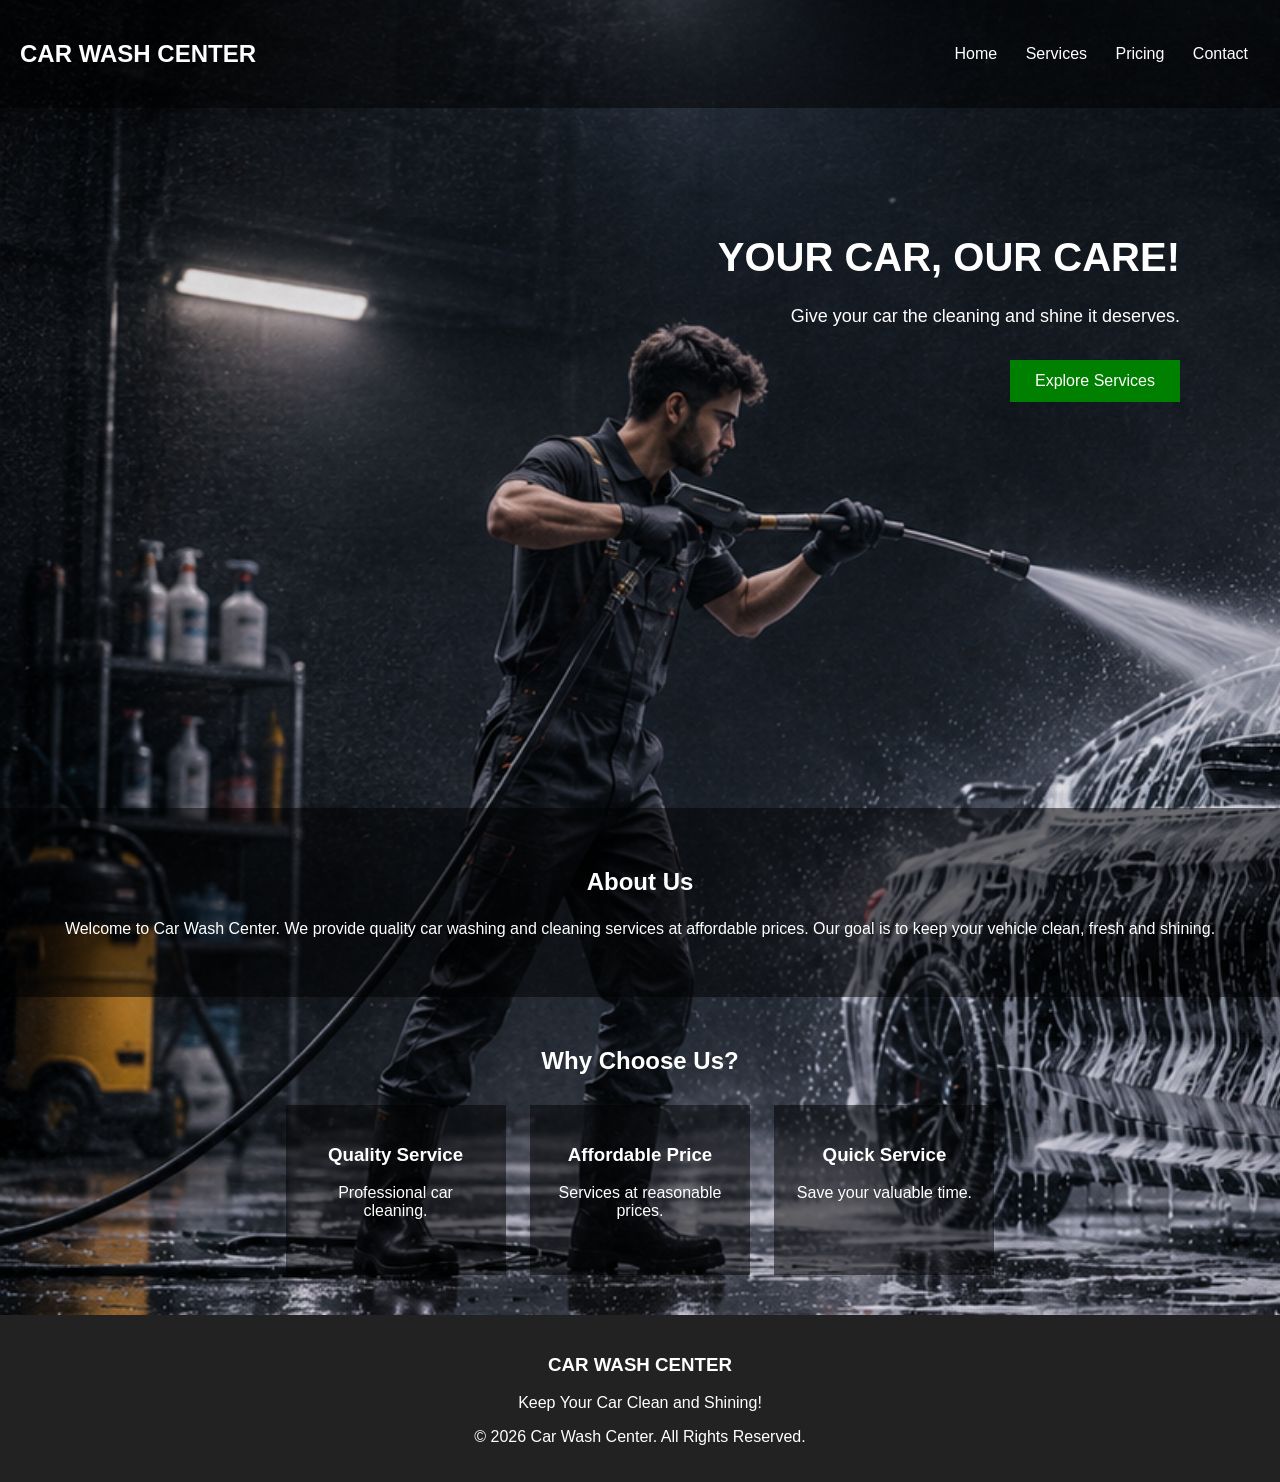
<file: index.html>
<!DOCTYPE html>
<html>
<head>
    <title>Car Wash Center</title>

    <style>
        body {
            margin: 0px;
            font-family: Arial;
            background-color: #f4f4f4;
            background-image: url("carwashing.png");
            background-size: cover;
            width:100%;
            
        }

        

        header {
            
            background-color: rgba(0, 0, 0, 0.5);
            color: white;
            padding: 20px;
            display: flex;
            justify-content: space-between;
            align-items: center;
        }

        nav a {
            color: white;
            text-decoration: none;
            margin: 12px;
        }

        nav a:hover {
            color: lightgreen;
        }

        

        .home {
            
            background-size: cover;
            background-position: center;
            height: 450px;
            text-align:right;
            
            color: white;
            padding-top: 100px;
            box-sizing: border-box;
        }

        .home h1 {
            font-size: 40px;
            padding-right: 100px;
        }

        .home p {
            font-size: 18px;
            padding-right: 100px;
        }

        .home a {
            background-color: green;
            color: white;
            padding: 12px 25px;
            text-decoration: none;
            display: inline-block;
            margin-top: 15px;
            margin-right: 100px;
            
            
        }

        

        .about {
            text-align: center;
            margin-top: 250px;
            padding: 40px;
            
            background-color: rgba(0, 0, 0, 0.5);
            color: white;

        }

        .about p {
            line-height: 1.6;
        }

        

        .features {
            text-align: center;
            padding: 30px;
            color: white;
        }

        .features div {
            display: inline-block;
            vertical-align: top;
            background-color: rgba(0, 0, 0, 0.5);
            padding: 20px;
            margin: 10px;
            width: 180px;
            height: 130px;
            
        }

       

        footer {
            background-color: #222;
            color: white;
            text-align: center;
            padding: 20px;
        }

    </style>
</head>

<body>

    

    <header>

        <h2>CAR WASH CENTER</h2>

        <nav>
            <a href="index.html">Home</a>
            <a href="services.html">Services</a>
            <a href="pricing.html">Pricing</a>
            <a href="contact.html">Contact</a>
        </nav>

    </header>


    

    <div class="home">

        <h1>YOUR CAR, OUR CARE!</h1>

        <p>Give your car the cleaning and shine it deserves.</p>

        <a href="services.html">Explore Services</a>

    </div>


    

    <div class="about">

        <h2>About Us</h2>

        <p>
            Welcome to Car Wash Center. We provide quality
            car washing and cleaning services at affordable
            prices. Our goal is to keep your vehicle clean,
            fresh and shining.
        </p>

    </div>


    

    <div class="features">

        <h2>Why Choose Us?</h2>

        <div>
            <h3>Quality Service</h3>
            <p>Professional car cleaning.</p>
        </div>

        <div>
            <h3>Affordable Price</h3>
            <p>Services at reasonable prices.</p>
        </div>

        <div>
            <h3>Quick Service</h3>
            <p>Save your valuable time.</p>
        </div>

    </div>


    <!-- Footer -->

    <footer>

        <h3>CAR WASH CENTER</h3>

        <p>Keep Your Car Clean and Shining!</p>

        <p>© 2026 Car Wash Center. All Rights Reserved.</p>

    </footer>

</body>
</html>
</file>
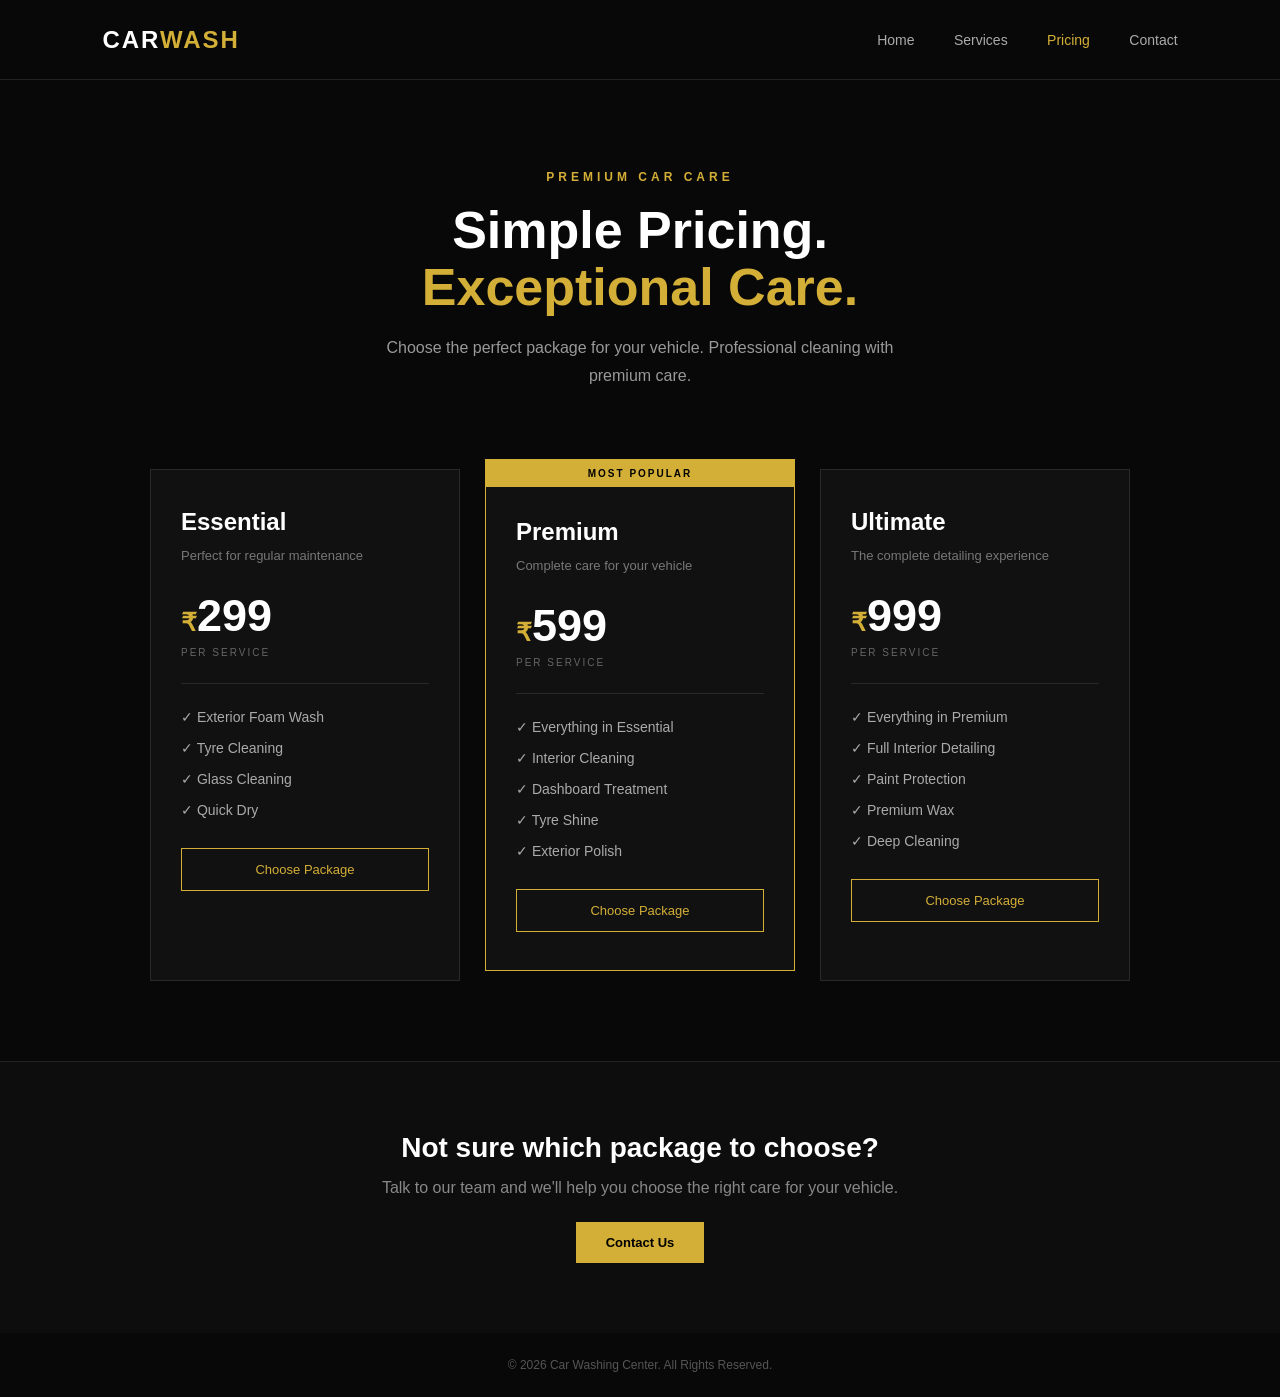
<file: pricing.html>
<!DOCTYPE html>
<html lang="en">

<head>
    <meta charset="UTF-8">
    <meta name="viewport" content="width=device-width, initial-scale=1.0">
    <title>Pricing | Car Washing Center</title>

    
    <link rel="stylesheet" href="pricing.css">
</head>

<body>

    
    <header>
        <div class="logo">CAR<span>WASH</span></div>

        <nav>
            <a href="index.html">Home</a>
            <a href="services.html">Services</a>
            <a href="pricing.html" class="active">Pricing</a>
            <a href="contact.html">Contact</a>
        </nav>
    </header>


    
    <section class="hero">

        <p class="small-title">PREMIUM CAR CARE</p>

        <h1>Simple Pricing.<br>
            <span>Exceptional Care.</span>
        </h1>

        <p class="description">
            Choose the perfect package for your vehicle.
            Professional cleaning with premium care.
        </p>

    </section>


    <!-- Pricing Section -->
    <section class="pricing">

        <div class="price-card">

            <h2>Essential</h2>

            <p class="package-description">
                Perfect for regular maintenance
            </p>

            <div class="price">
                <span>₹</span>299
            </div>

            <p class="duration">PER SERVICE</p>

            <hr>

            <ul>
                <li>✓ Exterior Foam Wash</li>
                <li>✓ Tyre Cleaning</li>
                <li>✓ Glass Cleaning</li>
                <li>✓ Quick Dry</li>
            </ul>

            <a href="contact.html" class="button">Choose Package</a>

        </div>


        <div class="price-card popular">

            <div class="popular-tag">MOST POPULAR</div>

            <h2>Premium</h2>

            <p class="package-description">
                Complete care for your vehicle
            </p>

            <div class="price">
                <span>₹</span>599
            </div>

            <p class="duration">PER SERVICE</p>

            <hr>

            <ul>
                <li>✓ Everything in Essential</li>
                <li>✓ Interior Cleaning</li>
                <li>✓ Dashboard Treatment</li>
                <li>✓ Tyre Shine</li>
                <li>✓ Exterior Polish</li>
            </ul>

            <a href="contact.html" class="button">Choose Package</a>

        </div>


        <div class="price-card">

            <h2>Ultimate</h2>

            <p class="package-description">
                The complete detailing experience
            </p>

            <div class="price">
                <span>₹</span>999
            </div>

            <p class="duration">PER SERVICE</p>

            <hr>

            <ul>
                <li>✓ Everything in Premium</li>
                <li>✓ Full Interior Detailing</li>
                <li>✓ Paint Protection</li>
                <li>✓ Premium Wax</li>
                <li>✓ Deep Cleaning</li>
            </ul>

            <a href="contact.html" class="button">Choose Package</a>

        </div>

    </section>


    
    <section class="bottom">

        <h2>Not sure which package to choose?</h2>

        <p>
            Talk to our team and we'll help you choose the right care
            for your vehicle.
        </p>

        <a href="contact.html" class="contact-button">
            Contact Us
        </a>

    </section>


    
    <footer>
        <p>© 2026 Car Washing Center. All Rights Reserved.</p>
    </footer>

</body>
</html>
</file>
<file: pricing.css>
* {
    margin: 0;
    padding: 0;
    box-sizing: border-box;
}

body {
    font-family: Arial, sans-serif;
    background-color: #080808;
    color: white;
}




header {
    height: 80px;
    display: flex;
    align-items: center;
    justify-content: space-between;

    padding: 0 8%;

    background-color: #080808;
    border-bottom: 1px solid #222;
}

.logo {
    font-size: 24px;
    font-weight: bold;
    letter-spacing: 2px;
}

.logo span {
    color: #d4af37;
}

nav a {
    color: #aaa;
    text-decoration: none;
    margin-left: 35px;
    font-size: 14px;
}

nav a:hover,
nav a.active {
    color: #d4af37;
}



.hero {
    text-align: center;
    padding: 90px 20px 60px;
}

.small-title {
    color: #d4af37;
    letter-spacing: 4px;
    font-size: 12px;
    font-weight: bold;
}

.hero h1 {
    font-size: 52px;
    margin: 18px 0;
    line-height: 1.1;
}

.hero h1 span {
    color: #d4af37;
}

.description {
    color: #999;
    max-width: 550px;
    margin: auto;
    line-height: 1.7;
}




.pricing {
    display: flex;
    justify-content: center;
    gap: 25px;

    padding: 20px 8% 80px;

    flex-wrap: wrap;
}




.price-card {
    width: 310px;
    min-height: 480px;

    background: #111;

    border: 1px solid #292929;

    padding: 38px 30px;

    position: relative;

    transition: 0.3s;
}

.price-card:hover {
    transform: translateY(-8px);
    border-color: #d4af37;
    box-shadow: 0 15px 40px rgba(212, 175, 55, 0.12);
}

.price-card h2 {
    font-size: 24px;
    margin-bottom: 10px;
}

.package-description {
    color: #777;
    font-size: 13px;
    line-height: 1.5;
}




.price {
    font-size: 45px;
    font-weight: bold;
    margin-top: 25px;
}

.price span {
    color: #d4af37;
    font-size: 25px;
}

.duration {
    color: #666;
    font-size: 10px;
    letter-spacing: 2px;
    margin-top: 5px;
}

hr {
    border: 0;
    border-top: 1px solid #292929;
    margin: 25px 0;
}




ul {
    list-style: none;
}

li {
    color: #aaa;
    font-size: 14px;
    margin-bottom: 15px;
}


/* Button */

.button {
    display: block;

    text-align: center;

    margin-top: 30px;

    padding: 13px;

    border: 1px solid #d4af37;

    color: #d4af37;

    text-decoration: none;

    font-size: 13px;

    transition: 0.3s;
}

.button:hover {
    background: #d4af37;
    color: #000;
}




.popular {
    border: 1px solid #d4af37;
    transform: translateY(-10px);
}

.popular-tag {
    position: absolute;

    top: 0;
    left: 0;
    right: 0;

    background: #d4af37;

    color: #000;

    text-align: center;

    padding: 8px;

    font-size: 10px;

    font-weight: bold;

    letter-spacing: 2px;
}

.popular h2 {
    margin-top: 20px;
}




.bottom {
    text-align: center;

    padding: 70px 20px;

    background: #0d0d0d;

    border-top: 1px solid #222;
}

.bottom h2 {
    font-size: 28px;
    margin-bottom: 15px;
}

.bottom p {
    color: #888;
    margin-bottom: 25px;
}

.contact-button {
    display: inline-block;

    background: #d4af37;

    color: #000;

    text-decoration: none;

    padding: 13px 30px;

    font-weight: bold;

    font-size: 13px;
}

.contact-button:hover {
    background: #fff;
}


/* Footer */

footer {
    text-align: center;

    padding: 25px;

    color: #555;

    font-size: 12px;
}


/* Mobile */

@media (max-width: 768px) {

    header {
        height: auto;
        padding: 25px;
        flex-direction: column;
        gap: 20px;
    }

    nav a {
        margin: 0 8px;
    }

    .hero h1 {
        font-size: 38px;
    }

    .pricing {
        padding-left: 20px;
        padding-right: 20px;
    }

    .popular {
        transform: none;
    }
}
</file>
